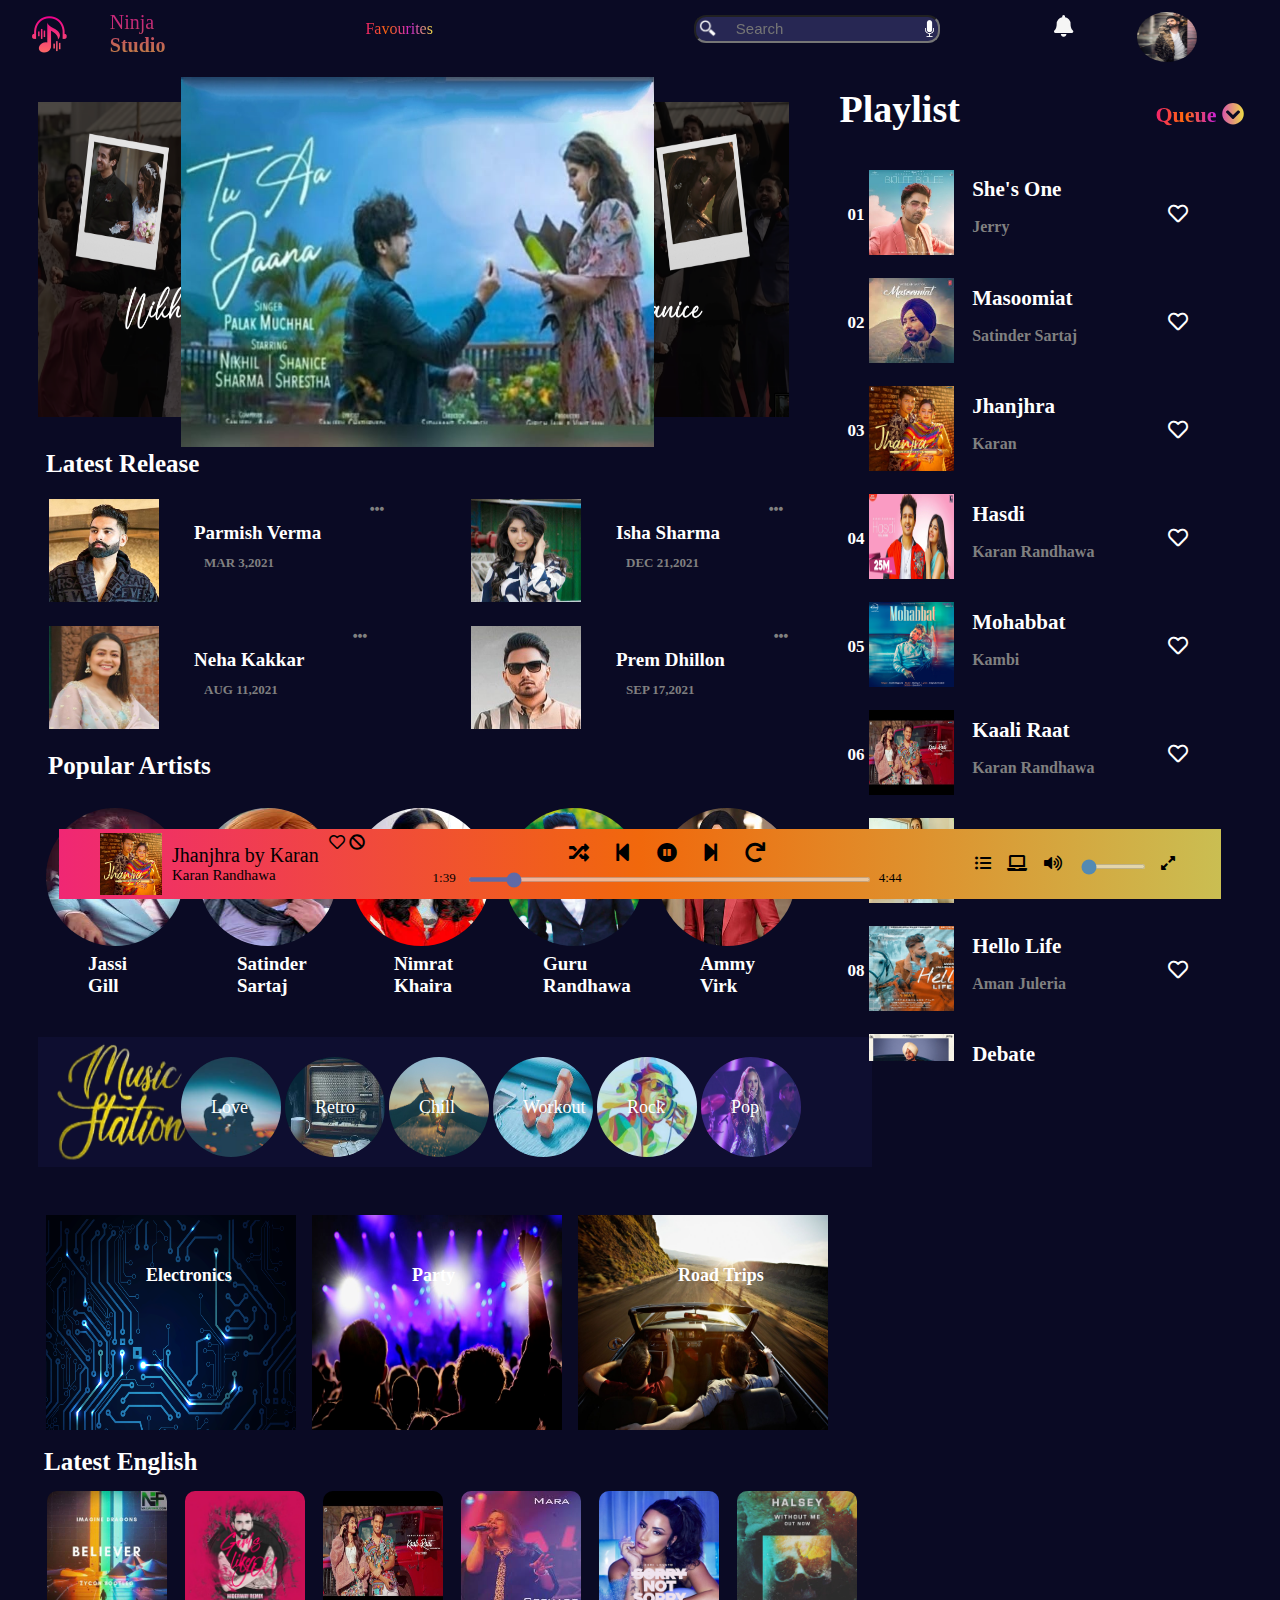
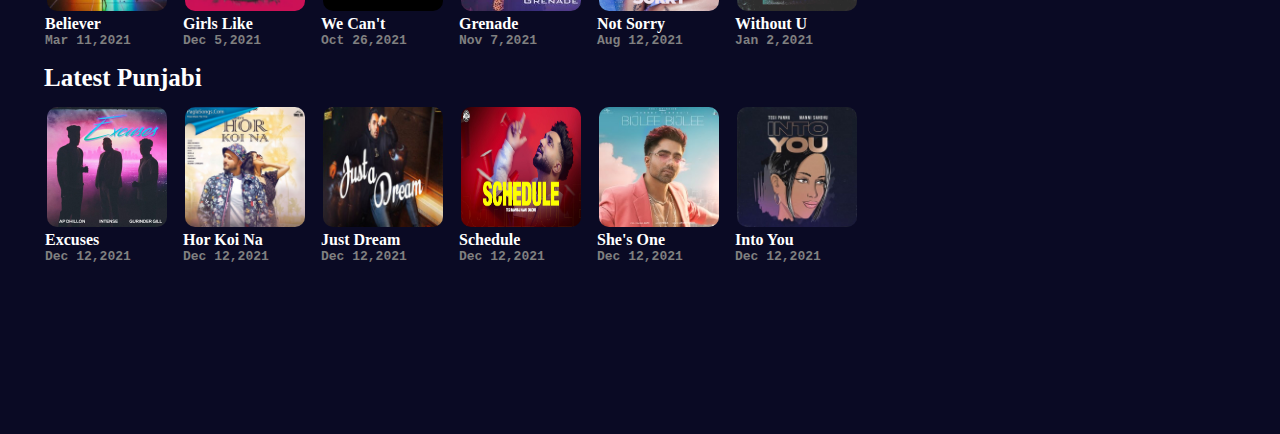
<file: index.html>
<!DOCTYPE html>
<html lang="en">
<head>
    <meta charset="UTF-8">
    <meta http-equiv="X-UA-Compatible" content="IE=edge">
    <meta name="viewport" content="width=device-width, initial-scale=1.0">
    <title>MUSIC PLAYER</title>
    <!-- this is a link of styleheet index.css to this page -->
    <link rel="stylesheet" href="index.css">
    <!-- thhis is a link of font awesome -->
    <link rel="stylesheet" href="https://cdnjs.cloudflare.com/ajax/libs/font-awesome/5.15.4/css/all.min.css">
    <!-- this is a link of animate.css -->
    <link rel="stylesheet" href="https://cdnjs.cloudflare.com/ajax/libs/animate.css/4.1.1/animate.min.css">
    <!-- this is link of favicon -->
    <link rel="icon" href="music_icon.png">
</head>

<body>
    <header>   
        <div class="left_head">
            <img class="animate__heartBeat"src="music_icon.png" alt="music icon">
        </div> 
        <div class="mid_head">
            Ninja<br><b>Studio</b><span>Favourites</span>
        </div>
        <div class="right_head">
            <input type="text" class="sear" placeholder="Search" name="search">
            <i class="fas fa-bell"></i>
            <img src=" parmish verma.jpg">
        </div>
    </header>
    <br><br><br>


    <aside class="aside_box">
        <!-- this is the aside heading part. the heading will be static -->
        <div class="aside_head">
            <h1>Playlist</h1>
            <h3>
                <a href="#queue_option_box">
                    Queue 
                    <i class="fas fa-chevron-circle-down"></i>
                </a>
            </h3>
        </div>
        <!-- this is the queue box which will be shown when the user clicks on the Queue button -->
        <!-- it will have 3 options, playlists, favourite songs and Close button. it will close when one clicks on the close button. -->
        <div class="queue_options" id="queue_option_box">
            <p>
                <a href style="color:#007bff; font-weight:bolder;">
                    Playlists
                </a>
            </p>
            <hr>
            <p>
                <a href style="color:#007bff; font-weight:bolder;">
                    Favourite songs
                </a>
            </p>
            <hr>
            <p>
                <a href="#" style="color:red; font-weight:bolder;">
                    Close
                </a>
            </p>
        </div>
        <!-- this is the content of the playlist. it will be dynamic. -->
        <div class="playlist_content">
            <!-- first playlist item -->
            <div class=playlist_item>
                <div class="left_content">
                    <div class="aside_index" style="margin-right:4px;">
                        01
                    </div>
                    <div class="mid_content">
                        <img src=" Bijlee_Bijlee.jpg">
                    </div>
                    <div>
                        <div class="aside_song">
                            She's One
                        </div>
                        <p class="aside_singer">
                            Jerry
                        </p>
                    </div>
                </div>
                <div class="right_content">
                    <i class="far fa-heart"></i>
                </div>
            </div>
            <!-- second playlist item -->
            <div class=playlist_item>
                <div class="left_content">
                    <div class="aside_index" style="margin-right:4px;">
                        02
                    </div>
                    <div class="mid_content">
                        <img src=" Massomiat.jfif">
                    </div>
                    <div>
                        <div class="aside_song">
                            Masoomiat
                        </div>
                        <p class="aside_singer">
                            Satinder Sartaj
                        </p>
                    </div>
                </div>
                <div class="right_content">
                    <i class="far fa-heart"></i>
                </div>
            </div>
            <!-- third playlist item -->
            <div class=playlist_item>
                <div class="left_content">
                    <div class="aside_index" style="margin-right:4px;">
                        03
                    </div>
                    <div class="mid_content">
                        <img src=" Jhanjhra.jpg">
                    </div>
                    <div>
                        <div class="aside_song">
                            Jhanjhra
                        </div>
                        <p class="aside_singer">
                            Karan
                        </p>
                    </div>
                </div>
                <div class="right_content">
                    <i class="far fa-heart"></i>
                </div>
            </div>
            <!-- fourth playlist item -->
            <div class=playlist_item>
                <div class="left_content">
                    <div class="aside_index" style="margin-right:4px;">
                        04
                    </div>
                    <div class="mid_content">
                        <img src=" Hasdi.jpg">
                    </div>
                    <div>
                        <div class="aside_song">
                            Hasdi
                        </div>
                        <p class="aside_singer">
                            Karan Randhawa
                        </p>
                    </div>
                </div>
                <div class="right_content">
                    <i class="far fa-heart"></i>
                </div>
            </div>
            <!-- fifth playlist item -->
            <div class=playlist_item>
                <div class="left_content">
                    <div class="aside_index" style="margin-right:4px;">
                        05
                    </div>
                    <div class="mid_content">
                        <img src=" Mohabbat.jpg">
                    </div>
                    <div>
                        <div class="aside_song">
                            Mohabbat
                        </div>
                        <p class="aside_singer">
                            Kambi
                        </p>
                    </div>
                </div>
                <div class="right_content">
                    <i class="far fa-heart"></i>
                </div>
            </div>
            <!-- sixth playlist item -->
            <div class=playlist_item>
                <div class="left_content">
                    <div class="aside_index" style="margin-right:4px;">
                        06
                    </div>
                    <div class="mid_content">
                        <img src=" Kaali_Raat.jpg">
                    </div>
                    <div>
                        <div class="aside_song">
                            Kaali Raat
                        </div>
                        <p class="aside_singer">
                            Karan Randhawa
                        </p>
                    </div>
                </div>
                <div class="right_content">
                    <i class="far fa-heart"></i>
                </div>
            </div>
            <!-- seventh playlist item -->
            <div class=playlist_item>
                <div class="left_content">
                    <div class="aside_index" style="margin-right:4px;">
                        07
                    </div>
                    <div class="mid_content">
                        <img src=" Time_Chakda.jpg">
                    </div>
                    <div>
                        <div class="aside_song">
                            Time Chakda
                        </div>
                        <p class="aside_singer">
                            Nimrat Khaira
                        </p>
                    </div>
                </div>
                <div class="right_content">
                    <i class="far fa-heart"></i>
                </div>
            </div>
            <!-- eighth playlist item -->
            <div class=playlist_item>
                <div class="left_content">
                    <div class="aside_index" style="margin-right:4px;">
                        08
                    </div>
                    <div class="mid_content">
                        <img src=" Hello_Life.jpg">
                    </div>
                    <div>
                        <div class="aside_song">
                            Hello Life
                        </div>
                        <p class="aside_singer">
                           Aman Juleria
                        </p>
                    </div>
                </div>
                <div class="right_content">
                    <i class="far fa-heart"></i>
                </div>
            </div>
            <!-- ninth playlist item -->
            <div class=playlist_item>
                <div class="left_content">
                    <div class="aside_index" style="margin-right:4px;">
                        09
                    </div>
                    <div class="mid_content">
                        <img src=" Debate.jpg">
                    </div>
                    <div>
                        <div class="aside_song">
                            Debate
                        </div>
                        <p class="aside_singer">
                            Amar Sehmbi
                        </p>
                    </div>
                </div>
                <div class="right_content">
                    <i class="far fa-heart"></i>
                </div>
            </div>
            <!-- tenth playlist item -->
            <div class=playlist_item>
                <div class="left_content">
                    <div class="aside_index" style="margin-right:4px;">
                        10
                    </div>
                    <div class="mid_content">
                        <img src=" Talda_Ni.jfif">
                    </div>
                    <div>
                        <div class="aside_song">
                            Talda Ni
                        </div>
                        <p class="aside_singer">
                            Amar Sehmbi
                        </p>
                    </div>
                </div>
                <div class="right_content">
                    <i class="far fa-heart"></i>
                </div>
            </div>
            <!-- eleventh playlist item -->
            <div class=playlist_item>
                <div class="left_content">
                    <div class="aside_index" style="margin-right:4px;">
                        11
                    </div>
                    <div class="mid_content">
                        <img src=" Bijlee_Bijlee.jpg">
                    </div>
                    <div>
                        <div class="aside_song">
                            Bijlee Bijlee
                        </div>
                        <p class="aside_singer">
                            Hardy Sandhu
                        </p>
                    </div>
                </div>
                <div class="right_content">
                    <i class="far fa-heart"></i>
                </div>
            </div>
            <!-- twelfth playlist item -->
            <div class=playlist_item>
                <div class="left_content">
                    <div class="aside_index" style="margin-right:4px;">
                        12
                    </div>
                    <div class="mid_content">
                        <img src=" One_Life.jpg">
                        
                    </div>
                    <div>
                        <div class="aside_song">
                            One Life
                        </div>
                        <p class="aside_singer">
                            Pardeep Dhaka
                        </p>
                    </div>
                </div>
                <div class="right_content">
                    <i class="far fa-heart"></i>
                </div>
            </div>
        </div>
    </aside>
    <br>
    
    <main>
        <section class="new_releases">
            <img id="n" src="bg.png">
            <img id="e" src="mark.jpeg">
            <img id="w" src="bg.png">
        </section>


        <section class="latest_release">
            <p>Latest Release</p>
            <div class="top_picks">
                <div class="release">
                    <img src=" P_Verma.jpg">
                    <p><span>Parmish Verma</span><br><span>MAR 3,2021</span></p>
                    <i class="fas fa-ellipsis-h"></i>
                </div>
                <div class="release">
                    <img src=" I_Sharma.png">
                    <p><span>Isha Sharma</span><br><span>DEC 21,2021</span></p>
                    <i class="fas fa-ellipsis-h"></i>
                </div>
                <div class="release">
                    <img src=" N_Kakkar.jpg">
                    <p><span>Neha Kakkar</span><br><span>AUG 11,2021</span></p>
                    <i class="fas fa-ellipsis-h"></i>
                </div>
                <div class="release">
                    <img src=" P_Dhillon.jpg">
                    <p><span>Prem Dhillon</span><br><span>SEP 17,2021</span></p>
                    <i class="fas fa-ellipsis-h"></i>
                </div>
            </div>
        </section>


        <section class="popular_artists">
            <p>Popular Artists</p>
            <div class="artist">
                <div class="Jassi">
                    <img src=" J_Gill.jpg">
                    <div class="Gill">
                        <p>Jassi<br> Gill</p>
                    </div>
                </div>
                <div class="Satinder">
                    <img src=" S_Sartaj.jfif">
                    <div class="Sartaj">
                        <p>Satinder Sartaj</p>
                    </div>
                </div>
                <div class="Nimrat">
                    <img src=" N_Khaira.jfif">
                    <div class="Khaira">
                        <p>Nimrat Khaira</p>
                    </div>
                </div>
                <div class="Guru">
                    <img src=" G_Randhawa.webp">
                    <div class="Randhawa">
                        <p>Guru Randhawa</p>
                    </div>
                </div>
                <div class="Ammy">
                    <img src=" A_Virk.jpg">
                    <div class="Virk">
                        <p>Ammy Virk</p>
                    </div>
                </div>
            </div>    
        </section> 


        <section class="music_station">
            <a href="single playlist screen.html"><img class="station" src="Music_station.png"></a>
            <div class="love_s">
                <img class="circle" src="love.jpg">
                <div class="love">
                    <p>Love</p>
                </div>
            </div>
            <div class="retro_s">
                <img class="circle" src="retro.jpg">
                <div class="retro">
                    <p>Retro</p>
                </div>
            </div>
            <div class="chill_s">
                <img class="circle"  src="chill.jpg">
                <div class="chill">
                    <p>Chill</p>
                </div>
            </div>
            <div class="workout_s">
                <img class="circle" src="workout.jpg">
                <div class="workout">
                    <p>Workout</p>
                </div>
            </div>
            <div class="rock_s">
                <img class="circle" src="rock.jpg">
                <div class="rock">
                    <p>Rock</p>
                </div>
            </div>
            <div class="pop_s">
                <img class="circle" src="pops.jpg">
                <div class="pop">
                    <p>Pop</p>
                </div>
            </div>
        </section>  
        


        <section class="threes">
            <div class="one">
                <img src=" electronic.png">
                <div class="electronic">
                    <p>Electronics</p>
                </div>
            </div>
            <div class="two">
                <img src=" party2.jpg">
                <div class="party">
                    <p>Party</p>
                </div>
            </div>
            <div class="three">
                <img src=" road_trip.jpg">
                <div class="road_trip">
                    <p>Road Trips</p>
                </div>
            </div>
        </section>




        <section class="English">
            <p>Latest English</p>
            <div class="sargam">
                <div class="sar1">
                    <img src=" Believer.jpg">
                    <div class="gam1">
                    <p>
                        <span>Believer</span>
                        <br>
                        Mar 11,2021
                    </p>
                    </div>
                </div>
                <div class="sar2">
                    <img src=" Girls_Like_You.jpg">
                    <div class="gam2">
                    <p>
                        <span>Girls Like</span>
                        <br>
                        Dec 5,2021
                    </p>
                    </div>
                </div>
                <div class="sar3">
                    <img src=" Kaali_Raat.jpg">
                    <div class="gam3">
                    <p>
                        <span>We Can't</span>
                        <br>
                        Oct 26,2021</p>
                    </div>
                </div>
                <div class="sar4">
                    <img src=" Grenade.jfif">
                    <div class="gam4">
                    <p>
                        <span>Grenade</span>
                        <br>
                        Nov 7,2021</p>
                    </div>
                </div>
                <div class="sar5">
                    <img src=" Sorry_Not_Sorry.png">
                    <div class="gam5">
                    <p>
                        <span>Not Sorry</span>
                        <br>
                        Aug 12,2021</p>
                    </div>
                </div>
                <div class="sar6">
                    <img src=" Without_Me.jpg">
                    <div class="gam6">
                    <p>
                        <span>Without U</span>
                        <br>
                        Jan 2,2021
                    </p>
                    </div>
                </div>
            </div>
        </section>


        <section class="English">
            <div class="margin">
            <p>Latest Punjabi</p>
            <div class="sargam">
                <div class="sar1">
                    <img src=" Excuses.jpg">
                    <div class="gam1">
                        <p>
                            <span>Excuses</span>
                            <br>
                            Dec 12,2021
                        </p>
                    </div>
                </div>
                <div class="sar1">
                    <img src=" Hor_Koi_Na.jfif">
                    <div class="gam1">
                        <p>
                            <span>Hor Koi Na</span>
                            <br>
                            Dec 12,2021
                        </p>
                    </div>
                </div>    
                <div class="sar1 med">
                    <img src=" Just_A_Dream.jpg">
                    <div class="gam1">
                        <p>
                            <span>Just Dream</span>
                            <br>
                            Dec 12,2021
                        </p>
                    </div>
                </div>
                <div class="sar1">
                    <img src=" Schedule.jpg">
                    <div class="gam1">
                        <p>
                            <span>Schedule</span>
                            <br>
                            Dec 12,2021
                        </p>
                    </div>
                </div>
                <div class="sar1">
                    <img src=" Bijlee_Bijlee.jpg">
                    <div class="gam1">
                        <p>
                            <span>She's One</span>
                            <br>
                            Dec 12,2021
                        </p>
                    </div>
                </div>
                <div class="sar1 med">
                    <img src=" Into_You.jpg">
                    <div class="gam1">
                        <p>
                            <span>Into You</span>
                            <br>
                            Dec 12,2021
                        </p>
                    </div>
                </div>
            </div>
        </section> 
        <br><br> 
    </main>


    <!-- this is the footer part. -->
    <!-- its position will be fixed to the screen bottom. -->
    <footer>
        <div class="active_song_description">
            <!-- song image -->
            <div id="song_image">
                <img src=" Jhanjhra.jpg">
            </div>
            <!-- song name and author -->
            <div class="song_desc">
                <div>
                    Jhanjhra by Karan
                </div>
                <div>
                    Karan Randhawa
                </div>
                <!-- heart icon and ban icon -->
            </div>
            <div class="heart_and_ban_icon">
                <span>
                    <i class="far fa-heart"></i>
                </span>
                <span>
                    <i class="fas fa-ban"></i>
                </span>
            </div>
        </div>
        <!-- these are the main player controls -->
        <div class="player">
            <div class="controls">
                <div><i class="fas fa-random"></i></div>
                <div><i class="fas fa-step-backward"></i></div>
                <div><i class="fas fa-pause-circle"></i></div>
                <div><i class="fas fa-step-forward"></i></div>
                <div><i class="fas fa-redo"></i></div>
            </div>
            <!-- this is the slider -->
            <div id="slider">
                <!-- current time -->
                <div class="time">
                    1:39
                </div>
                <div class="slidecontainer">
                    <input type="range" min="0" max="100" value="10" class="slider" id="myRange">
                </div>
                <!-- total time -->
                <div class="time">
                    4:44
                </div>
            </div>
        </div>
        <!-- other icons including the volume slider and all -->
        <div class="extras">
            <div>
                <i class="fas fa-list-ul"></i>
            </div>
            <div>
                <i class="fas fa-laptop"></i>
            </div>
            <div>
                <i class="fas fa-volume-up"></i>
            </div>
            <div class="slidecontainer" style="width:30%;">
                <input type="range" min="0" max="100" value="0" class="slider" id="myRange" style="margin-top:0px;">
            </div>
            <div>
                <i class="fas fa-expand-alt"></i>
            </div>
        </div>
    </footer>
</body>
</html>
</file>
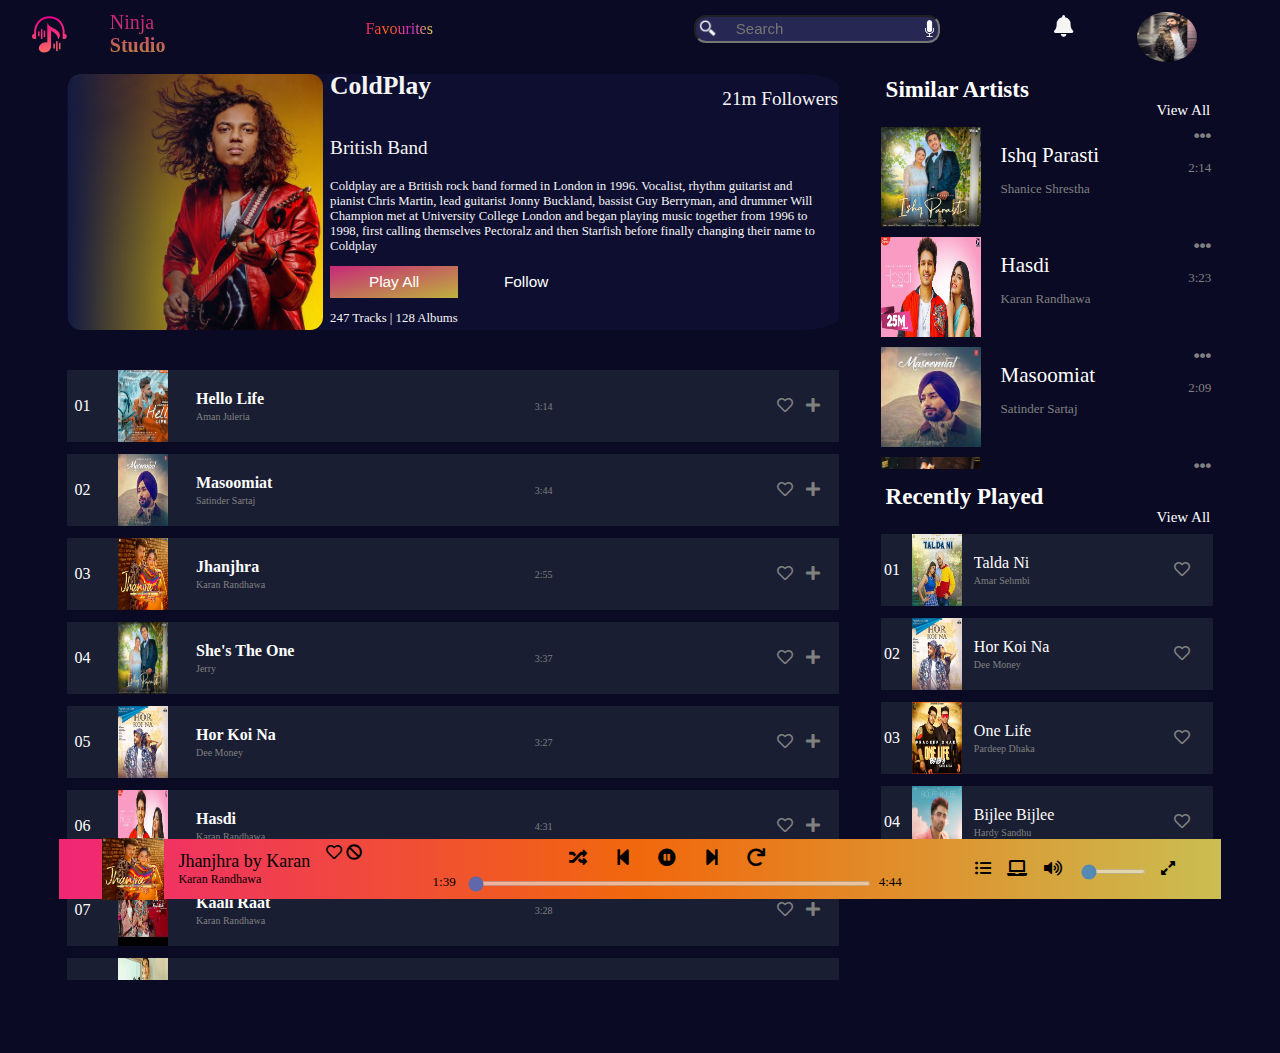
<file: single playlist screen.html>
<!DOCTYPE html>
<html lang="en">
<head>
    <meta charset="UTF-8">
    <meta http-equiv="X-UA-Compatible" content="IE=edge">
    <meta name="viewport" content="width=device-width, initial-scale=1.0">
    <title>MY PLAYLIST</title>
    <!-- this is link of stylesheet of single playlist screen.css to this page-->
    <link rel="stylesheet" href="single playlist screen.css">
    <!-- this is link of font-awesome -->
    <link rel="stylesheet" href="https://cdnjs.cloudflare.com/ajax/libs/font-awesome/5.15.4/css/all.min.css">
    <!-- this is link of animate.css -->
    <link rel="stylesheet" href="https://cdnjs.cloudflare.com/ajax/libs/animate.css/4.1.1/animate.min.css">
    <!-- this is link of favicon -->
    <link rel="icon" href="music_icon.png">
</head>

<body>
    <!-- this is header part which is further divided into three  categories-left ,middle,right -->
    <header>
        
        <div class="left_head">
            <img class="animate__heartBeat"src="music_icon.png" alt="music icon">
        </div>
       
        <div class="mid_head">
            Ninja<br><b>Studio</b><span>Favourites</span>
        </div>
        
        <div class="right_head">
            <input type="text" class="sear" placeholder="Search" name="search">
            <i class="fas fa-bell"></i>
            <img src="parmish verma.jpg">
        </div>
    </header>
    <br><br><br>
    <main>
    <!-- this is main part,divided into 2 broad sections named-aside -->
        
        <!-- aside section 1 -->
        <aside class="aside section-1">
            <!-- this is for the jumbotron -->
            <div class="jumbotron">
                <div class=jumbotron-image>
                    <!-- there is nothing in this div because all the images and all are added by css -->
                </div>
                <!-- jumbotron details -->
                <div class="jumbotron-detail">
                    <!-- descriptive part of the jumbotron this will contain name , number of followers and all -->
                    <div class="descriptive-part">
                        <div class="song-name-main">
                            <h1>ColdPlay</h1>
                        </div>
                        <div class="followers">
                            21m Followers
                        </div>
                        <p class="author">British Band</p>
                        <!-- short description of the current author -->
                        <p class="desc">
                            Coldplay are a British rock band formed in London in 1996. Vocalist, rhythm guitarist and pianist Chris Martin, lead guitarist Jonny Buckland, bassist Guy Berryman, and drummer Will Champion met at University College London and began playing music together from 1996 to 1998, first calling themselves Pectoralz and then Starfish before finally changing their name to Coldplay
                        </p>
                    </div>
                    <!-- action part -->
                    <div class="action-part">
                        <!-- action buttons -->
                        <div class="btns">
                            <form>
                                <button href="#">Play All</button>
                                <button href="#">Follow</button>
                            </form>
                        </div>
                        <p>
                            247 Tracks | 128 Albums
                        </p>
                    </div>
                </div>
            </div>
            <!-- now the playlist part begins -->
            <div class="playlist-items">
                <!-- playlist item -->
                <div class="playlist-item">
                    <div class="left">
                        <div>
                            01
                        </div>
                        <div>
                            <img src="Hello_Life.jpg">
                            <div class="play-btn">
                                <i class="fas fa-play"></i>
                            </div>
                        </div>
                        <div>
                            <div class="play_head">
                                Hello Life
                            </div>
                            <p>
                                Aman Juleria
                            </p>
                        </div>
                    </div>
                    <div class="center">
                        3:14
                    </div>
                    <div class="right">
                        <div>
                            <i class="far fa-heart"></i>
                        </div>
                        <div>
                            <i class="fas fa-plus"></i>
                        </div>
                    </div>
                </div>
                <!-- playlist item -->
                <div class="playlist-item">
                    <div class="left">
                        <div>
                            02
                        </div>
                        <div>
                            <img src="Massomiat.jfif">
                            <div class="play-btn">
                                <i class="fas fa-play"></i>
                            </div>
                        </div>
                        <div>
                            <div class="play_head">
                                Masoomiat
                            </div>
                            <p>
                                Satinder Sartaj
                            </p>
                        </div>
                    </div>
                    <div class="center">
                        3:44
                    </div>
                    <div class="right">
                        <div>
                            <i class="far fa-heart"></i>
                        </div>
                        <div>
                            <i class="fas fa-plus"></i>
                        </div>
                    </div>
                </div>
                <!-- playlist item -->
                <div class="playlist-item">
                    <div class="left">
                        <div>
                            03
                        </div>
                        <div>
                            <img src="Jhanjhra.jpg">
                            <div class="play-btn">
                                <i class="fas fa-play"></i>
                            </div>
                        </div>
                        <div>
                            <div class="play_head">
                                Jhanjhra
                            </div>
                            <p>
                                Karan Randhawa
                            </p>
                        </div>
                    </div>
                    <div class="center">
                        2:55
                    </div>
                    <div class="right">
                        <div>
                            <i class="far fa-heart"></i>
                        </div>
                        <div>
                            <i class="fas fa-plus"></i>
                        </div>
                    </div>
                </div>
                <!-- playlist item -->
                <div class="playlist-item">
                    <div class="left">
                        <div>
                            04
                        </div>
                        <div>
                            <img src="Ishq_Parasti.jfif">
                            <div class="play-btn">
                                <i class="fas fa-play"></i>
                            </div>
                        </div>
                        <div>
                            <div class="play_head">
                                She's The One
                            </div>
                            <p>
                                Jerry
                            </p>
                        </div>
                    </div>
                    <div class="center">
                        3:37
                    </div>
                    <div class="right">
                        <div>
                            <i class="far fa-heart"></i>
                        </div>
                        <div>
                            <i class="fas fa-plus"></i>
                        </div>
                    </div>
                </div>
                <!-- playlist item -->
                <div class="playlist-item">
                    <div class="left">
                        <div>
                            05
                        </div>
                        <div>
                            <img src="Hor_Koi_Na.jfif">
                            <div class="play-btn">
                                <i class="fas fa-play"></i>
                            </div>
                        </div>
                        <div>
                            <div class="play_head">
                                Hor Koi Na
                            </div>
                            <p>
                                Dee Money
                            </p>
                        </div>
                    </div>
                    <div class="center">
                        3:27
                    </div>
                    <div class="right">
                        <div>
                            <i class="far fa-heart"></i>
                        </div>
                        <div>
                            <i class="fas fa-plus"></i>
                        </div>
                    </div>
                </div>
                <!-- playlist item -->
                <div class="playlist-item">
                    <div class="left">
                        <div>
                            06
                        </div>
                        <div>
                            <img src="Hasdi.jpg">
                            <div class="play-btn">
                                <i class="fas fa-play"></i>
                            </div>
                        </div>
                        <div>
                            <div class="play_head">
                                Hasdi
                            </div>
                            <p>
                                Karan Randhawa
                            </p>
                        </div>
                    </div>
                    <div class="center">
                        4:31
                    </div>
                    <div class="right">
                        <div>
                            <i class="far fa-heart"></i>
                        </div>
                        <div>
                            <i class="fas fa-plus"></i>
                        </div>
                    </div>
                </div>
                <!-- playlist item -->
                <div class="playlist-item">
                    <div class="left">
                        <div>
                            07
                        </div>
                        <div>
                            <img src="Kaali_Raat.jpg">
                            <div class="play-btn">
                                <i class="fas fa-play"></i>
                            </div>
                        </div>
                        <div>
                            <div class="play_head">
                                Kaali Raat
                            </div>
                            <p>
                                Karan Randhawa
                            </p>
                        </div>
                    </div>
                    <div class="center">
                        3:28
                    </div>
                    <div class="right">
                        <div>
                            <i class="far fa-heart"></i>
                        </div>
                        <div>
                            <i class="fas fa-plus"></i>
                        </div>
                    </div>
                </div>
                <!-- playlist item -->
                <div class="playlist-item">
                    <div class="left">
                        <div>
                            08
                        </div>
                        <div>
                            <img src="Time_Chakda.jpg">
                            <div class="play-btn">
                                <i class="fas fa-play"></i>
                            </div>
                        </div>
                        <div>
                            <div class="play_head">
                                Time Chakda
                            </div>
                            <p>
                                Nimrat Khaira
                            </p>
                        </div>
                    </div>
                    <div class="center">
                        3:48
                    </div>
                    <div class="right">
                        <div>
                            <i class="far fa-heart"></i>
                        </div>
                        <div>
                            <i class="fas fa-plus"></i>
                        </div>
                    </div>
                </div>
                <!-- playlist item -->
                <div class="playlist-item">
                    <div class="left">
                        <div>
                            09
                        </div>
                        <div>
                            <img src="Bijlee_Bijlee.jpg">
                            <div class="play-btn">
                                <i class="fas fa-play"></i>
                            </div>
                        </div>
                        <div>
                            <div class="play_head">
                                Bijlee Bijlee
                            </div>
                            <p>
                                Hardy Sandhu
                            </p>
                        </div>
                    </div>
                    <div class="center">
                        3:20
                    </div>
                    <div class="right">
                        <div>
                            <i class="far fa-heart"></i>
                        </div>
                        <div>
                            <i class="fas fa-plus"></i>
                        </div>
                    </div>
                </div>
                <!-- playlist item -->
                <div class="playlist-item">
                    <div class="left">
                        <div>
                            10
                        </div>
                        <div>
                            <img src="Debate.jpg">
                            <div class="play-btn">
                                <i class="fas fa-play"></i>
                            </div>
                        </div>
                        <div>
                            <div class="play_head">
                                Debate
                            </div>
                            <p>
                                Amar Sehmbi
                            </p>
                        </div>
                    </div>
                    <div class="center">
                        4:10
                    </div>
                    <div class="right">
                        <div>
                            <i class="far fa-heart"></i>
                        </div>
                        <div>
                            <i class="fas fa-plus"></i>
                        </div>
                    </div>
                </div>
                <!-- playlist item -->
                <div class="playlist-item">
                    <div class="left">
                        <div>
                            11
                        </div>
                        <div>
                            <img src="One_Life.jpg">
                            <div class="play-btn">
                                <i class="fas fa-play"></i>
                            </div>
                        </div>
                        <div>
                            <div class="play_head">
                                One Life
                            </div>
                            <p>
                                Pardeep Dhaka
                            </p>
                        </div>
                    </div>
                    <div class="center">
                        4:00
                    </div>
                    <div class="right">
                        <div>
                            <i class="far fa-heart"></i>
                        </div>
                        <div>
                            <i class="fas fa-plus"></i>
                        </div>
                    </div>
                </div>
                <!-- playlist item -->
                <div class="playlist-item">
                    <div class="left">
                        <div>
                            12
                        </div>
                        <div>
                            <img src="Mohabbat.jpg">
                            <div class="play-btn">
                                <i class="fas fa-play"></i>
                            </div>
                        </div>
                        <div>
                            <div class="play_head">
                                Mohabbat
                            </div>
                            <p>
                                Kambi
                            </p>
                        </div>
                    </div>
                    <div class="center">
                        3:31
                    </div>
                    <div class="right">
                        <div>
                            <i class="far fa-heart"></i>
                        </div>
                        <div>
                            <i class="fas fa-plus"></i>
                        </div>
                    </div>
                </div>
            </div>
        </aside>

  <!-- the page is responsive. please try reducing the width of the page -->
        <!-- the aside section will collapse and a "more button will be shown to you." -->
        <!-- clicking on this more button, you will be shown the aside section 2  -->
        <!-- its position will be absolute at lower resolutions -->
        <!-- this is the label for that more button -->
        <label for="more"><i class="fas fa-angle-double-left"></i>More</label>
        <!-- this is that more button -->
        <!-- and this is the check box. this will always be hidden -->
        <!-- check the stylesheet_main.css when the label is clicked, this checkbox will be checked -->
        <!-- which will invoke the aside section 2 on lower resolutions -->
        <input type="checkbox" id="more">

<!-- second aside section starts here -->
        <aside class="aside section-2">
            <!-- similar class will be applicable to both similar artists and recently played -->
            <div class="similar">
                <!-- section heading, which also contains the view all button -->
                <div class="section-heading">
                    <h1>Similar Artists</h1>
                    <div class="view-all-button">
                        View All
                    </div>
                </div>
                <!-- list is the container for the contents of similar artists -->
                <div class="list">
                    <!-- item -->
                    <div class="list-item">
                        <div>
                            <img src="Ishq_Parasti.jfif">
                            <div class="play-btn">
                                <i class="fas fa-play"></i>
                            </div>
                        </div>
                        <div style="position: absolute; left:120px;">
                            <div class="list_head">
                                Ishq Parasti
                            </div>
                            <p class="author-name">
                                Shanice Shrestha
                            </p>
                        </div>
                        <div class="extra animate__tada">
                            <div>
                                <i class="fas fa-ellipsis-h"></i>
                            </div>
                            <p class="author-name">
                                2:14
                            </p>
                        </div>
                    </div>
                    <!-- item -->
                    <div class="list-item">
                        <div>
                            <img src="Hasdi.jpg">
                            <div class="play-btn">
                                <i class="fas fa-play"></i>
                            </div>
                        </div>
                        <div style="position: absolute; left:120px;">
                            <div class="list_head">
                                Hasdi
                            </div>
                            <p class="author-name">
                                Karan Randhawa
                            </p>
                        </div>
                        <div class="extra">
                            <div>
                                <i class="fas fa-ellipsis-h"></i>
                            </div>
                            <p class="author-name">
                                3:23
                            </p>
                        </div>
                    </div>
                     <!-- item -->
                     <div class="list-item">
                        <div>
                            <img src="Massomiat.jfif">
                            <div class="play-btn">
                                <i class="fas fa-play"></i>
                            </div>
                        </div>
                        <div style="position: absolute; left:120px;">
                            <div class="list_head">
                                Masoomiat
                            </div>
                            <p class="author-name">
                                Satinder Sartaj
                            </p>
                        </div>
                        <div class="extra">
                            <div>
                                <i class="fas fa-ellipsis-h"></i>
                            </div>
                            <p class="author-name">
                                2:09
                            </p>
                        </div>
                    </div>
                     <!-- item -->
                     <div class="list-item">
                        <div>
                            <img src="Just_A_Dream.jpg">
                            <div class="play-btn">
                                <i class="fas fa-play"></i>
                            </div>
                        </div>
                        <div style="position: absolute; left:120px;">
                            <div class="list_head">
                                Just A Dream
                            </div>
                            <p class="author-name">
                                Prem Dhillon
                            </p>
                        </div>
                        <div class="extra">
                            <div>
                                <i class="fas fa-ellipsis-h"></i>
                            </div>
                            <p class="author-name">
                                3:16
                            </p>
                        </div>
                    </div>
                     <!-- item -->
                     <div class="list-item">
                        <div>
                            <img src="Kaali_Raat.jpg">
                            <div class="play-btn">
                                <i class="fas fa-play"></i>
                            </div>
                        </div>
                        <div style="position: absolute; left:120px;">
                            <div class="list_head">
                                Kaali Raat
                            </div>
                            <p class="author-name">
                                Karan Randhawa
                            </p>
                        </div>
                        <div class="extra">
                            <div>
                                <i class="fas fa-ellipsis-h"></i>
                            </div>
                            <p class="author-name">
                                2:45
                            </p>
                        </div>
                    </div>
                     <!-- item -->
                     <div class="list-item">
                        <div>
                            <img src="Debate.jpg">
                            <div class="play-btn">
                                <i class="fas fa-play"></i>
                            </div>
                        </div>
                        <div style="position: absolute; left:120px;">
                            <div class="list_head">
                                Debate
                            </div>
                            <p class="author-name">
                                Karan Sehmbi
                            </p>
                        </div>
                        <div class="extra">
                            <div>
                                <i class="fas fa-ellipsis-h"></i>
                            </div>
                            <p class="author-name">
                                3:26
                            </p>
                        </div>
                    </div>
                    <!-- item -->
                    <div class="list-item">
                        <div>
                            <img src="Hor_Koi_Na.jfif">
                            <div class="play-btn">
                                <i class="fas fa-play"></i>
                            </div>
                        </div>
                        <div style="position: absolute; left:120px;">
                            <div class="list_head">
                                Hor Koi Na
                            </div>
                            <p class="author-name">
                                Dee Money
                            </p>
                        </div>
                        <div class="extra">
                            <div>
                                <i class="fas fa-ellipsis-h"></i>
                            </div>
                            <p class="author-name">
                                4:44
                            </p>
                        </div>
                    </div>
                </div>



                <!-- recently played section -->
                <div class="similar">
                    <!-- section headings, which also contains the view all button -->
                    <div class="section-heading">
                        <h1>Recently Played</h1>
                        <div class="view-all-button">
                            View All
                        </div>
                    </div>
                    <!-- again list is a container for all the contents of recently played section -->
                    <div class="list">
                        <!-- item -->
                        <div class="playlist-item">
                            <div class="left">
                                <div>
                                    01
                                </div>
                                <div>
                                    <img src="Talda_Ni.jfif">
                                    <div class="play-btn">
                                        <i class="fas fa-play"></i>
                                    </div>
                                </div>
                                <div>
                                    <div class="list_header">
                                        Talda Ni
                                    </div>
                                    <p>
                                        Amar Sehmbi
                                    </p>
                                </div>
                            </div>
                            <div class="right">
                                <div>
                                    <i class="far fa-heart"></i>
                                </div>
                            </div>
                        </div>
                        <!-- item -->
                        <div class="playlist-item">
                            <div class="left">
                                <div>
                                    02
                                </div>
                                <div>
                                    <img src="Hor_Koi_Na.jfif">
                                    <div class="play-btn">
                                        <i class="fas fa-play"></i>
                                    </div>
                                </div>
                                <div>
                                    <div class="list_header">
                                        Hor Koi Na
                                    </div>
                                    <p>
                                        Dee Money
                                    </p>
                                </div>
                            </div>
                            <div class="right">
                                <div>
                                    <i class="far fa-heart"></i>
                                </div>
                            </div>
                        </div>
                        <!-- item -->
                        <div class="playlist-item">
                            <div class="left">
                                <div>
                                    03
                                </div>
                                <div>
                                    <img src="One_Life.jpg">
                                    <div class="play-btn">
                                        <i class="fas fa-play"></i>
                                    </div>
                                </div>
                                <div>
                                    <div class="list_header">
                                        One Life
                                    </div>
                                    <p>
                                        Pardeep Dhaka
                                    </p>
                                </div>
                            </div>
                            <div class="right">
                                <div>
                                    <i class="far fa-heart"></i>
                                </div>
                            </div>
                        </div>
                        <!-- item -->
                        <div class="playlist-item">
                            <div class="left">
                                <div>
                                    04
                                </div>
                                <div>
                                    <img src="Bijlee_Bijlee.jpg">
                                    <div class="play-btn">
                                        <i class="fas fa-play"></i>
                                    </div>
                                </div>
                                <div>
                                    <div class="list_header">
                                        Bijlee Bijlee
                                    </div>
                                    <p>
                                        Hardy Sandhu
                                    </p>
                                </div>
                            </div>
                            <div class="right">
                                <div>
                                    <i class="far fa-heart"></i>
                                </div>
                            </div>
                        </div>
                        <!-- item -->
                        <div class="playlist-item">
                            <div class="left">
                                <div>
                                    05
                                </div>
                                <div>
                                    <img src="Tu_Aa_Jana.jpg">
                                    <div class="play-btn">
                                        <i class="fas fa-play"></i>
                                    </div>
                                </div>
                                <div>
                                    <div class="list_header">
                                        Tu Aaja Na
                                    </div>
                                    <p>
                                        Nikhil Sharma
                                    </p>
                                </div>
                            </div>
                            <div class="right">
                                <div>
                                    <i class="far fa-heart"></i>
                                </div>
                            </div>
                        </div>
                        <!-- item -->
                        <div class="playlist-item">
                            <div class="left">
                                <div>
                                    06
                                </div>
                                <div>
                                    <img src="Ishq_Parasti.jfif">
                                    <div class="play-btn">
                                        <i class="fas fa-play"></i>
                                    </div>
                                </div>
                                <div>
                                    <div class="list_header">
                                        Ishq Parasti
                                    </div>
                                    <p>
                                        Shanice Shrestha
                                    </p>
                                </div>
                            </div>
                            <div class="right">
                                <div>
                                    <i class="far fa-heart"></i>
                                </div>
                            </div>
                        </div>
                        <!-- item -->
                        <div class="playlist-item">
                            <div class="left">
                                <div>
                                    07
                                </div>
                                <div>
                                    <img src="Hello_Life.jpg">
                                    <div class="play-btn">
                                        <i class="fas fa-play"></i>
                                    </div>
                                </div>
                                <div>
                                    <div class="list_header">
                                        Hello Life
                                    </div>
                                    <p>
                                        Aman Guleria
                                    </p>
                                </div>
                            </div>
                            <div class="right">
                                <div>
                                    <i class="far fa-heart"></i>
                                </div>
                            </div>
                        </div>
                        <!-- item -->
                        <div class="playlist-item">
                            <div class="left">
                                <div>
                                    08
                                </div>
                                <div>
                                    <img src="Mohabbat.jpg">
                                    <div class="play-btn">
                                        <i class="fas fa-play"></i>
                                    </div>
                                </div>
                                <div>
                                    <div class="list_header">
                                        She's The One
                                    </div>
                                    <p>
                                        Jerry
                                    </p>
                                </div>
                            </div>
                            <div class="right">
                                <div>
                                    <i class="far fa-heart"></i>
                                </div>
                            </div>
                        </div>
                        <!-- item -->
                        <div class="playlist-item">
                            <div class="left">
                                <div>
                                    09
                                </div>
                                <div>
                                    <img src="Jhanjhra.jpg">
                                    <div class="play-btn">
                                        <i class="fas fa-play"></i>
                                    </div>
                                </div>
                                <div>
                                    <div class="list_header">
                                        Jhanjhra
                                    </div>
                                    <p>
                                        Karan Randhawa
                                    </p>
                                </div>
                            </div>
                            <div class="right">
                                <div>
                                    <i class="far fa-heart"></i>
                                </div>
                            </div>
                        </div>
                    </div>
                </div>
            </div>
        </aside>
    </main>
    <!-- this is the footer part. -->
    <!-- its position will be fixed to the screen bottom. -->

    <footer>
        <div class="active_song_description">
            <!-- song image -->
            <div id="song_image">
                <img src="Jhanjhra.jpg">
            </div>
            <!-- song name and author -->
            <div class="song_desc">
                <div>
                    Jhanjhra by Karan
                </div>
                <div>
                    Karan Randhawa
                </div>
                <!-- heart icon and ban icon -->
            </div>
            <div class="heart_and_ban_icon">
                <span>
                    <i class="far fa-heart"></i>
                </span>
                <span>
                    <i class="fas fa-ban"></i>
                </span>
            </div>
        </div>
        <!-- these are the main player controls -->
        <div class="player">
            <div class="controls">
                <div><i class="fas fa-random"></i></div>
                <div><i class="fas fa-step-backward"></i></div>
                <div><i class="fas fa-pause-circle"></i></div>
                <div><i class="fas fa-step-forward"></i></div>
                <div><i class="fas fa-redo"></i></div>
            </div>
            <!-- this is the slider -->
            <div id="slider">
                <!-- current time -->
                <div class="time">
                    1:39
                </div>
                <div class="slidecontainer">
                    <input type="range" min="0" max="100" value="0" class="slider" id="myRange">
                </div>
                <!-- total time -->
                <div class="time">
                    4:44
                </div>
            </div>
        </div>
        <!-- other icons including the volume slider and all -->
        <div class="extras">
            <div>
                <i class="fas fa-list-ul"></i>
            </div>
            <div>
                <i class="fas fa-laptop"></i>
            </div>
            <div>
                <i class="fas fa-volume-up"></i>
            </div>
            <div class="slidecontainer" style="width:30%;">
                <input type="range" min="0" max="100" value="0" class="slider" id="myRange" style="margin-top:0px;">
            </div>
            <div>
                <i class="fas fa-expand-alt"></i>
            </div>
        </div>
    </footer>
</body>
</html>
</file>
<file: index.css>
/* this page includes styling part of index.html page  */
 
 
 
 /* this is background-color of my whole page */
 body{
    background-color: rgb(10, 10, 36);
}
/* body is divided into 4 main sections,i.e.,header,main,aside and footer */
/* styling of header starts  */
/* header is divided into 3 broad categories-left,mid and right head */
/* first section-"header" begins here */
header{
    background-color: rgb(10, 10, 36);
    display:flex;
    width:100%;
    height:60px;
    color:whitesmoke;
    position:fixed;
    z-index:10;
    top:0;
    padding-left:1%;
    padding-right:1%;
}
/* i have further divided header into three parts-left,mid and right */
/* styling for left part of header starts here */
.left_head {
    width:85px;   
}
/* icon of my website */
.left_head img {
    display:inline-block;
    height:38px;
    margin:15px 10px;
    animation-name:heartBeat;
    animation-duration: 1s;
    animation-iteration-count: infinite;
}
/* styling of middle part of header starts here */
.mid_head {
    font-size:20px;
    margin:11px 4px;
    width:100px;
    height:100%;
    background: linear-gradient(to bottom,
                #c72878 20%, #bbac2a);
        -webkit-text-fill-color: transparent;
        -webkit-background-clip: text;
}
.mid_head span{
    position:relative;
    top:-18px;
    margin-left:200px;
    font-size:16px;
    background: linear-gradient(to right, #f32170,
                #ff6b08, #cf23cf, #eedd44);
        -webkit-text-fill-color: transparent;
        -webkit-background-clip: text;
}
/* styling of right part of head starts here */
.right_head {
    position: relative;
    width:700px;
    top:-16px;
    /* margin-left:-160px; */
    left:480px;
}
/* styling of input box in right head of header */
.right_head input[type="text"]{
    background-image:url(search_icon.png),url(mic_icon.png);
    background-color:rgb(39, 39, 83);
    background-repeat: no-repeat;
    background-size:21px,17px;
    background-position:left,right ;
    border-radius: 12px;
    position:relative;
    height:22px;
    width:200px;
}
.right_head input[placeholder]{
    padding-left: 40px;
    font-size:15px;
}
.right_head input:focus{
    background-image:none;
}
.sear:hover{
    border-radius: 20px;
    border-color:skyblue;
    cursor: pointer;
    color: chartreuse;
    transition: 0.5s;
}
/* styling of bell icon */
.right_head i{
    font-size:22px;
    margin-left:10px;
    position:relative;
    left:100px;
    animation-name:ringing_bell;
    animation-duration:0.5s ;
    animation-iteration-count: infinite;
}
/* animation of bell icon used in right part of header */
@keyframes ringing_bell {
    0%{
        transform: rotate(0deg);
    }
    33%{
        transform:rotate(15deg);
    }
    67%{
        transform:rotate(0deg);
    }
    100%{
        transform:rotate(-15deg);
    }
}
/* styling of image used in right head of header  */
.right_head img{
    border-radius:50%;
    height:50px;
    width:60px;
    position: relative;
    left:160px;
    top:28px; 
}
/* header ends here  */
/*~~~~~~~~~~~~~~~~~~~~~~~~~~~~~~~~~~~~~~~~~~~~~~~~~~~~~~~~~~~~~~~~~~~~~~~~~~~~~~~~~~~~~~~~~~~~~~~~~~~~~~~~~~~*/
/*///////////////////////////////////////////////////////////////////////////////////////////////////////////*/
/* main section starts here */
main{
    width:66%;
    margin-left:30px;
    height:100%;
}
/* this is first section of my main section of page,i.e,new releases */
.new_releases{
    width:90%;
    height:350px;
    position:relative;
    display:flex;
    top:22px;
}
/* styling of images in this section */
.new_releases #n,#w{
    width:50%;
    height:315px;
}
.new_releases #e{
    width:63%;
    height:370px;
    position:absolute;
    left:19%;
    top:-25px;
}
/* hover effects on new releases */
.new_releases #n:hover{
    width:55%;
    height:335px;
}
.new_releases #e:hover{
    width:68%;
    height:378px;
}
.new_releases #w:hover{
    width:55%;
    height:335px;
}
/* first section of main ends here */



/* second section of main starts here,i.e,latest release */
.latest_release{
    width:100%;
    margin-top:20px;
}
.latest_release p{
    color:white;
    font-size:25px;
    font-weight:bold;
    margin-bottom:-10px;
    margin:8px;
}
.latest_release .top_picks{
    display:flex;
    flex-direction: row;
    flex-wrap:wrap;
    margin-top:10px;
}
.release:nth-child(even){
    margin-left:110px;
}
.release{
    height:105px;
    width:300px;
    margin:10px;
    border:1px solid transparent;
}
.release img{
    height:98%;
    width:110px;
}
/* hover effects on all 4 images of new release */
.release img:hover{
    height:100%;
    width:115px;
}
.release p{
    color:white;
    display:inline-block;
    position:relative;
    top:-35px;
    left:23px;
}
.release p span:first-child{
    font-size:19px;
}
.release p span:first-child:hover{
    font-size:20px;
}

.release p span:last-child{
    color:grey;
    font-size:13px;
    margin-left:10px;
    margin-top:-20px;
}
.release i{
    color:grey;
    font-size:14px;
    position:relative;
    top:-84%;
    left:20%;
}
/* animation given to three dots in right part */
.release:hover i{
        animation-name:tada;
        animation-duration: 1s;
        animation-iteration-count: infinite;
        background: linear-gradient(to right,
                        #c72878 30%, #bbac2a);
        -webkit-text-fill-color: transparent;
        -webkit-background-clip: text;
}
/* second section of main ends here */


/* third section of main starts here,i.e,popular artists */
.popular_artists{
    width:95%;
}
.popular_artists p{
    margin:10px;
    color:white;
    font-weight:bold;
    font-size:25px;
}
.popular_artists .artist{
    display:flex;
    flex-wrap:wrap;
    margin-top:20px;
}
.artist img{
    border-radius:50%;
    height:138px;
    width:138px;
    display:inline-block;
    margin:7.5px;
}
.artist p{
    display:inline-block;
    font-size:19px;
}
.Jassi,
.Satinder,
.Nimrat,
.Guru,
.Ammy{
    position:relative;
    display:inline-block;
}
.Jassi .Gill{
    position:absolute;
    bottom:-50px;
    display:inline-block;
    left:40px;
}
.Satinder .Sartaj{
    position:absolute;
    bottom:-50px;
    display:inline-block;
    left:36px;
}
.Nimrat .Khaira{
    position:absolute;
    bottom:-50px;
    display:inline-block;
    left:40px;
}

.Guru .Randhawa{
    position:absolute;
    bottom:-50px;
    display:inline-block;
    left:36px;
}
.Ammy .Virk{
    position:absolute;
    bottom:-50px;
    display:inline-block;
    left:40px;
}
/* hovering effects on images */
.artist img:hover{
    border:1.5px solid #bbac2a ;
    outline: 1.35px solid #c72878;      
}
/* third section ends here */



/* fourth section of main starts here,i.e,music station */
.music_station{
    background-color: rgb(14, 14, 48);
    height:130px;
    width:100%;
    margin-top:80px;
    }
.music_station .station{
    height:150px;
    width:150px;
    margin-left:8px;
    margin-top:-2px;
    display:inline-block;
}    

.circle{
    border-radius:50%;
    height:100px;
    width:100px;
    margin-top:4px;
    margin-left:0px;   
}

.love_s,.retro_s,.workout_s,.rock_s,.chill_s,.pop_s{
    position:relative; 
    display:inline-block;
    top:-28px;
    left:-19px;
}
.love_s .love{
    background-color:#1B98E040;
    display:inline-block;
    position:absolute;
    border-radius:50%;
    height:100px;
    width:100px;
    top:4px;
    left:0px;
}
.retro_s .retro{
    background-color:#1B98E040;
    display:inline-block;
    position:absolute;
    border-radius:50%;
    height:100px;
    width:100px;
    left:0px;
    top:4px;
}
.workout_s .workout{
    background-color:#1B98E040;
    display:inline-block;
    position:absolute;
    border-radius:50%;
    height:100px;
    width:100px;
    left:0px;
    top:4px;
}    
.rock_s .rock{
    background-color:#1B98E040;
    display:inline-block;
    position:absolute;
    border-radius:50%;
    height:100px;
    width:100px;
    left:0px;
    top:4px;
}
.chill_s .chill{
    background-color:#1B98E040;
    display:inline-block;
    position:absolute;
    border-radius:50%;
    height:100px;
    width:100px;
    left:0px;
    top:4px;
}
.pop_s .pop{
    background-color:#1B98E040;
    display:inline-block;
    position:absolute;
    border-radius:50%;
    height:100px;
    width:100px;
    left:0px;
    top:4px;
}
.music_station p{
    display:inline-block;
    margin-top:40px;
    margin-left:30px;
    font-size: 18px;
    color:white;
}
/* hovering effects in music station section */
.love:hover{
    border:1px solid rgb(149, 195, 214);
}
.retro:hover{
    border:1px solid rgb(149, 195, 214);
}
.workout:hover{
    border:1px solid rgb(149, 195, 214);
}
.rock:hover{
    border:1px solid rgb(149, 195, 214);
}
.chill:hover{
    border:1px solid rgb(149, 195, 214);
}
.pop:hover{
    border:1px solid rgb(149, 195, 214);
}
/* fourth section of main ends here */




/* fifth section of main starts here  */
.threes{
    display:flex;
    flex-wrap: wrap;
    margin-top:40px;
}
.threes img{
    display:inline-block;
    height:215px;
    width:250px;
    margin:8px;
}
.threes p{
    display:inline-block;
    margin-top:50px;
    margin-left:100px;
    color:white;
    font-size: 18px;
    font-weight: bold;
}
.one,.two,.three{
    display:inline-block;
    position:relative;
}    
.one .electronic{
    display:inline-block;
    position:absolute;
    height:210px;
    width:305px;
    top:8px;
    left:8px;
}
.two .party{
    display:inline-block;
    position:absolute;
    height:210px;
    width:305px;
    top:8px;
    left:8px;
}
.three .road_trip{
    display:inline-block;
    position:absolute;
    height:210px;
    width:305px;
    top:8px;
    left:8px;
}
/* fifth section of main ends here */



/* sixth and seventh section of main section have similar styling features,
i have added them in order to educe redundancy */
.English p{
    color:white;
    margin:6px;
    font-weight:bold;
    font-size:25px;
}
.margin{
    margin-top: 40px;
}
.English .sargam{
    display:flex;
}
.English img{
    height:120px;
    width:120px;
    border-radius:10px;
    margin:9px;
}
.sar1,.sar2,.sar3,.sar4,.sar5,.sar6{
    position:relative;
    display:inline-block;
}
.sar1 .gam1{
    display:inline-block;
    position:absolute;
    bottom:-20px;
    left:1px;
    margin-bottom:-10px;
}
.sar2 .gam2{
    display:inline-block;
    position:absolute;
    bottom:-20px;
    left:1px;
    margin-bottom:-10px;
}
.sar3 .gam3{
    display:inline-block;
    position:absolute;
    bottom:-20px;
    left:1px;
    margin-bottom:-10px;
}
.sar4 .gam4{
    display:inline-block;
    position:absolute;
    bottom:-20px;
    left:1px;
    margin-bottom:-10px;
}
.sar5 .gam5{
    display:inline-block;
    position:absolute;
    bottom:-20px;
    left:1px;
    margin-bottom:-10px;
}
.sar6 .gam6{
    display:inline-block;
    position:absolute;
    bottom:-20px;
    left:1px;
    margin-bottom:-10px;
}
.sargam p{
    color:grey;
    font-size:13px;
    font-weight:0px;
    font-family: 'Courier New', Courier, monospace;
}
.sargam p span{
    color:white;
    font-size:16px;
    font-weight:0px;
    font-family:'Gill Sans', 'Gill Sans MT', Calibri, 'Trebuchet MS', sans-seri8;      
}
.English img:hover{
    border:1.5px solid #bbac2a ;
    outline: 1.35px solid #c72878;
}
/* sixth and seventh section of main ends here */
/* main section ends here */
/*~~~~~~~~~~~~~~~~~~~~~~~~~~~~~~~~~~~~~~~~~~~~~~~~~~~~~~~~~~~~~~~~~~~~~~~~~~~~~~~~~~~~~~~~~~~~~~~~~~~~~~~~~~~*/
/*///////////////////////////////////////////////////////////////////////////////////////////////////////////*/
aside{
    display:inline-block;
    float:right;
    margin-right:28px;
    width:32%;
    color: white;
}
.aside_head {
display: flex;
flex-direction: row;
justify-content: space-between;
align-items: baseline;
margin-bottom: 1%;
font-size:19px;
}
.aside_head h3 a {
text-decoration: none;
background: linear-gradient(to right, #f32170,
                #ff6b08, #cf23cf, #eedd44);
        -webkit-text-fill-color: transparent;
        -webkit-background-clip: text;
font-size:22px;
}
.aside_head h1:hover{
background: linear-gradient(to right, #f32170,
                #ff6b08, #cf23cf, #eedd44);
        -webkit-text-fill-color: transparent;
        -webkit-background-clip: text;
}
/* this is a drop down queue link,on click on arrow of this queue ,a drop down menu appears,which on clicking on close,we get back on to our original layout */
.queue_options {
    position: fixed;
    right: 4%;
    top: 12%;
    background-color: #f8f9fa;
    font-size:16px;
    width: 7.5%;
    height: 190px;
    display: flex;
    flex-direction: column;
    justify-content: flex-start;
    align-items: center;
    padding: 0%;
    box-sizing: border-box;
    z-index: 2; 
    transform: scale(0);
    transition: all ease-in-out 0.25s;
    color: white;
}
#queue_option_box:target {
    opacity: 1;
    transform: scale(1);
}
.queue_options p {
    text-align: center;
}
.queue_options p a {
    text-decoration: none;
}
hr {
    width: 90%;
    color: black;
}
.playlist_content {
    width: 100%;
    height: 100vh;
    display: flex;
    flex-direction: column;
    overflow: scroll;
    cursor: pointer;
}
.playlist_content::-webkit-scrollbar {
    display: none;
} 
.left_content {
    display: flex;
    height: 100%;
    width: 70%;
    flex-direction: row;
    flex-wrap: no-wrap;
    justify-content: space-between;
    align-items: center;
}
.left_content > div:nth-child(3) {
    margin-left: 12px;
    width: 50%;
    word-wrap: break-word;
}
.mid_content {
    width: 90px;
    height: 90px;
}
.aside_singer{
    font-size:16px;
    font-weight: bold;
    color:grey;
}
.aside_song{
    font-size:21px;
    font-weight: bold;
}
.aside_index{
    font-size:17px;
    font-weight:bold;
}
.aside_index:hover{
    box-shadow: 0px 0px 4px 4px grey;
    border-radius: 50% ;
    border:4px solid transparent;
}
.right_content {
    position: relative;
    bottom: 62%;
    left: 90%;
    width: min-content;
    height: 20px;
    color: white;
    font-size: 20px;
}
.right_content i {
    transition: all ease-in-out 0.1s;
}
.right_content i:hover {
    color: red;
}
.playlist_item {
    width: 90%;
    height: 100px;
    padding: 0px 1%;
    box-sizing: border-box;
    margin: 1%;
}
/* this is animation given to heart icons used in playlist of aside section */
@keyframes glowing-heart {
    0% {
        color: yellow;
    }
    50% {
        color: orangered;
    }
    100% {
        color: red;
    }
}
.playlist_item:hover .fa-heart {
    animation-name: glowing-heart;
    animation-iteration-count: infinite;
    animation-direction: alternate;
    animation-duration: 1s;
}
.playlist_item:hover {
    transform:translate(25px,0);
    transition:transform 0.5s;;
}
.playlist_item img {
    width: 85px;
    height: 85px;
}
.playlist_item img:hover {
    width: 100px;
    height: 95px;
}
/* aside section ends here */
/*~~~~~~~~~~~~~~~~~~~~~~~~~~~~~~~~~~~~~~~~~~~~~~~~~~~~~~~~~~~~~~~~~~~~~~~~~~~~~~~~~~~~~~~~~~~~~~~~~~~~~~~~~~~*/
/*///////////////////////////////////////////////////////////////////////////////////////////////////////////*/

/* Footer section starts here*/
footer {
    position:sticky;
    bottom: 1px;
    top:80px;
    width: 92%;
    height: 70px;
    margin:auto;
    background-image: linear-gradient(to right, #f02774,
                #f1680c, #cabe52);

    display: flex;
    flex-direction: row;
    justify-content: space-between;
    align-content: center;
    flex-wrap: nowrap;
    padding: 0px 3%;
    box-sizing: border-box;
    z-index: 6;
    margin-top: 80px;
}
/* footer is divided into 3 parts */
/* 1. first part of the footer */
.active_song_description {
    height: 100%;
    width: 25%;
    display: flex;
    flex-direction: row;
    justify-content: space-around;
    align-items: center;
}
/* the current song which is being played, this is the image container for that. */
#song_image {
    width: 62px;
    height: 62px;
    min-width: 62px;
    min-height: 62px;
}
/* current song image */    
#song_image img {
    width: 100%;
    height: 100%;
}
/* heart and ban icon */
.heart_and_ban_icon {
    height: 100%;
    padding-top: 4%;
}
/* song decscription */
.song_desc {
    margin-right: 1%;
    margin-left: 1%;
}
/* song name */
.song_desc div:nth-child(1) {
    font-size: 20px;
}
/* song author */
.song_desc div:nth-child(2) {
    font-size: 15px;
}
/* 2. Second part of the footer*/
.player {
    width: 45%;
    display: flex;
    flex-direction: column;
    align-items: center;
    justify-content: center;
    flex-wrap: nowrap;
}
/* controls is the container for all the center controls of the player */
.controls {
    width: 40%;
    display: flex;
    flex-direction: row;
    justify-content: space-between;
    align-items: center;
    font-size: 20px;
}
/* this is the song-duration slider */
#slider {
    width: 100%;
    font-size: 13px;
    display: flex;
    flex-direction: row;
    flex-wrap: nowrap;
    align-items: center;
    justify-content: center;
    margin-top: 5px;
}
.time {
    margin: 0px 10px;
}
/* adjusting the slider for better visuals */
.slidecontainer {
    width: 100%;
}
/* for audio and main center player */
.slider {
    width: 100%;
    height: 5px;
    background: #d3d3d3;
    outline: none;
    opacity: 0.6;	
}
/* hover effect for the slider */
.slider:hover {
    opacity: 1;
}
/* third part of the footer */
/* this contains the extra icons and slider for volume */
/* this is also a container */
.extras {
    width: 20%;
    display: flex;
    flex-direction: row;
    justify-content: space-around;
    align-items: center;
}
/* footer ends here */
/*~~~~~~~~~~~~~~~~~~~~~~~~~~~~~~~~~~~~~~~~~~~~~~~~~~~~~~~~~~~~~~~~~~~~~~~~~~~~~~~~~~~~~~~~~~~~~~~~~~~~~~~~~~~*/
/*///////////////////////////////////////////////////////////////////////////////////////////////////////////*/







/* media queries starts here */
/* media queries for whole page in order to make it responsive */
@media screen and (max-width: 1200px) {
    /* favourites text will be hidden for this viewport width*/
    .mid_head span {
        display: none !important;
    }
    .mid_head{
        margin-left:-12px;
    }
    /* image and icon would also be hidden for this viewport width */
    .right_head img{
        display:none !important;
    }
    .right_head i{
        display:none !important;
    }
    .right_head{
        top:12px;
    }
    /* reduced size of search bar */
    .sear {
        width: 28%;
    }
    .right_head input {
        font-size: 11px !important;
        margin-left: 80px;
    }
}
@media screen and (max-width: 900px) {
    /* setting width of main section for this viewport width */
    main{
        margin-left:5px;
        width:55%;
    }
    /* setting width of new releases section  */
    .new_releases{
        width:100%;
        height:360px;
    }
    .new_releases #n,#w{
        width:50%;
        height:300px;
    }
    .new_releases #e{
        width:63%;
        height:350px;
        position:absolute;
        left:19%;
        top:-25px;
    }
    /* setting margins of latest release part of main section */
    .latest_release .top_picks{
        margin-top:-2px;
    }
    .release:nth-child(even){
        margin-left:30px;
    }
    /* setting width and margins of popular artists section of main  */
    .popular_artists{
        width:100%;
    }
    .Jassi,
    .Satinder,
    .Nimrat,
    .Guru,
    .Ammy{
        margin-top:35px;
    }
    .popular_artists>p{
        margin-bottom:-30px;
    }
    .Ammy{
        margin-left:92px;
    }
    /* setting size of music station section */
    .music_station{
        height:390px;
    }
    .music_station .station{
        margin-left:90px;
    }      
    .circle{
        margin-left:13.5px;
    }
    .love_s .love{
        left:13.5px;
    }
    .retro_s .retro{
        left:13.5px;
    }
    .workout_s .workout{
        left:13.5px;
    }    
    .rock_s .rock{
        left:13.5px;
    }
    .chill_s .chill{
        left:13.5px;
    }
    .pop_s .pop{
        left:13.5px;
    }
    /* taking threes part in center of main section  */
    .threes{
        justify-content: center;
    }
    /* setting size of sixth and seventh sections of main in this viewport width */
    .English{
        height:600px;
    }
    .margin{
        margin-top: 5px;
    }
    .English .sargam{
        display:flex;
        flex-wrap: wrap;
    }
    .English img{
        height:120px;
        width:120px;
        border-radius:10px;
        margin:9px;
    }
    .sar1,.sar2,.sar3,.sar4,.sar5,.sar6{
        margin-top: 30px;
    }
    .sar1 .gam1{
        bottom:-20px;
        left:1px;
        margin-bottom:-10px;
    }
    .sar2 .gam2{
        bottom:-20px;
        left:1px;
        margin-bottom:-10px;
    }
    .sar3 .gam3{
        bottom:-20px;
        left:1px;
        margin-bottom:-10px;
    }
    .sar4 .gam4{
        bottom:-20px;
        left:1px;
        margin-bottom:-10px;
    }
    .sar5 .gam5{
        bottom:-20px;
        left:1px;
        margin-bottom:-10px;
    }
    .sar6 .gam6{
        bottom:-20px;
        left:1px;
        margin-bottom:-10px;
    }
    .sargam p{
        font-size:13px;
    }
.sargam p span{
    font-size:16px;
}
/* media queries of aside section at this viewport width */
aside{
    margin-right:5px;
    width:42%;
}
.queue_options {
    right: 2%;
    width: 9%;
}
.queue_options p a {
    font-size:12px;
}
.left_content {
    height: 80%;
    width: 90%;
}
.left_content > div:nth-child(3) {
    margin-left: -18px;
    width: 50%;
}
.mid_content {
    width: 120px;
    height: 90px;
}
.aside_singer{
    font-size:14px;
}
.aside_song{
    font-size:16px;
}
.right_content {
    left: 100%;
    font-size: 20px;
}
.playlist_item:hover {
    transform:translate(5px,0);
    transition:transform 0.5s;;
}
.playlist_item img:hover {
    width: 85px;
    height: 85px;
}
/* media queries of footer at this viewport width  */
footer{
    width:100%;
    margin-left:1px;
}
 /* media queries of header at this viewport width  */
header{
    width:100%;
}
}
@media screen and (max-width: 700px) {
/* extra icons in the footer at the right hand side */
.extras > div:nth-child(3) {
    display: none;
}
.extras > div:nth-child(4) {
    display: none;
}
/* header */
.mid_head{
    width:38%;
}
.right_head {
    width:100%;
    margin-top:5px;
    margin-left: -610px;
}
.right_head i{
    margin-left:-10px;
    margin-top:22px;
}
.right_head img{
    margin-left:-38px;
    top:19px;
}
/* footer */
.active_song_description .song_desc div{
    font-size:12px; 
}
.active_song_description {
    padding-left:1px;
}
.active_song_description i{
    display:none;
}
}
@media screen and (max-width: 550px) {
/* this is the most important media query */
/* navigation bar section */
/* website image */
.left_head img {
    height: 30px ;
    width: 30px;
}
/* website name */
.mid_head {
    font-size: 3vw;
}
/* favourites */
.mid_head span {
    font-size: 2vw;
}
/* notification bell */
.right_head i {
    width: 20px;
    height: 20px;
}
/* profile picture */
.right_head img {
    width: 30px;
    height: 30px;
}
/* notification bell and profile picture */
.right_head {
    margin-top: 8px;
}
}
</file>
<file: single playlist screen.css>
/* this is the styleheet of single playlist.html page */



/* here i have provided general background-color of playlist items used in both aside sections of main section */
    :root {
        --playlist-items-background-color: #1a1e33;
        --playlist-items-background-color-on-hover: #2e3249;
        }
        /* this is background-color of my whole page */
            body{
            background-color: rgb(10, 10, 36);
        }
        /* i have divided whole page into three broad sections-header,main and footer */
        /* first section-"header" begins here */
        header{
            background-color: rgb(10, 10, 36);
            display:flex;
            width:100%;
            height:60px;
            color:whitesmoke;
            position:fixed;
            z-index:10;
            top:0;
            padding-left:1%;
            padding-right:1%;
        }
        /* i have further divided header into three parts-left,mid and right */
        /* styling for left part of header starts here */
        .left_head {
            width:85px;   
        }
        .left_head img {
            display:inline-block;
            height:38px;
            margin:15px 10px;
            animation-name:heartBeat;
            animation-duration: 1s;
            animation-iteration-count: infinite;
        }
        /* styling of middle part of header starts here */
        .mid_head {
            font-size:20px;
            margin:11px 4px;
            width:100px;
            height:100%;
            background: linear-gradient(to bottom,
                        #c72878 20%, #bbac2a);
                -webkit-text-fill-color: transparent;
                -webkit-background-clip: text;
        }
        .mid_head span{
            position:relative;
            top:-18px;
            margin-left:200px;
            font-size:16px;
            background: linear-gradient(to right, #f32170,
                        #ff6b08, #cf23cf, #eedd44);
                -webkit-text-fill-color: transparent;
                -webkit-background-clip: text;
        }
       /* styling of right part of head starts here */
        .right_head {
            position: relative;
            width:700px;
            top:-16px;
            /* margin-left:-160px; */
            left:480px;
        }
        .right_head input[type="text"]{
            background-image:url(search_icon.png),url(mic_icon.png);
            background-color:rgb(39, 39, 83);
            background-repeat: no-repeat;
            background-size:21px,17px;
            background-position:left,right ;
            border-radius: 12px;
            position:relative;
            height:22px;
            width:200px;
        }
        .right_head input[placeholder]{
            padding-left: 40px;
            font-size:15px;
        }
        .right_head input:focus{
            background-image:none;
        }
        .sear:hover{
            border-radius: 20px;
            border-color:skyblue;
            cursor: pointer;
            color: chartreuse;
            transition: 0.5s;
        }
        .right_head i{
            font-size:22px;
            margin-left:10px;
            position:relative;
            left:100px;
            animation-name:ringing_bell;
            animation-duration:0.5s ;
            animation-iteration-count: infinite;
        }
        /* animation of bell icon used in right part of header */
        @keyframes ringing_bell {
            0%{
                transform: rotate(0deg);
            }
            33%{
                transform:rotate(15deg);
            }
            67%{
                transform:rotate(0deg);
            }
            100%{
                transform:rotate(-15deg);
            }
        }
        .right_head img{
            border-radius:50%;
            height:50px;
            width:60px;
            position: relative;
            left:160px;
            top:28px; 
        }
    /* header ends here */
    /*~~~~~~~~~~~~~~~~~~~~~~~~~~~~~~~~~~~~~~~~~~~~~~~~~~~~~~~~~~~~~~~~~~~~~~~~~~~~~~~~~~~~~~~~~~~~~~~~~~~~~~~~*/
    /*////////////////////////////////////////////////////////////////////////////////////////////////////////*/
    
        /* main section starts here*/
    main {
        width: 100%;
        padding: 0% 3%;
        box-sizing: border-box;
        display: flex;
        flex-direction: row;
        justify-content: space-around;
        transition: all ease-in-out 1s;
    }
    /* there are two aside sections both of them will have this class 
    (I have taken care of the re-usability of the classes and removed redundancy) */
    .aside {
        display: inline-block;
        overflow: hidden;
    }
    /* section one of the main part */
    .section-1 {
        width: 65%;
        height: 102vh;
        overflow: scroll;
    }
    /* overflow should be scrollable but the scroll bar should be hidden*/
    .section-1::-webkit-scrollbar {
        display: none;
    }
    /* section 2 of the main part */
    .section-2 {
        width: 28%;
        height: 102vh;
        z-index: 2;
        /* border:1px solid seagreen; */
    }
    /* aside section 1 */
    .jumbotron {
        /* border:1px solid lightgreen; */
        height: 20vw;
        width: 100%;
        margin-top: 12px;
        box-sizing: border-box;
        display: flex;
        flex-direction: row;
        justify-content: space-between;
        align-items: center;
        background-color: rgb(14, 14, 48);
        margin-bottom: 40px;
        position: relative;
        border:1px solid transparent;
        border-radius:5%;
    }
    /* image insider jumbotron */
    .jumbotron-image {
        height: 20vw;
        width: 20vw;
         background-image: linear-gradient(
                to left ,
                transparent,
            65%,rgba(20, 27, 65, 1)
             ),url(guitar4.jpg); 
        background-size: cover;
        border:1px transparent;
        border-radius:5%;
    }
    /* right part of the jumbotron */
    .jumbotron-detail {
        width: 67%;
        height: 100%;
        display: flex;
        flex-direction: column;
        justify-content: center;
        box-sizing: border-box;
        padding-right: 12px;
        padding-left:7px;
        padding-top:0 px;
        padding-bottom:0px;
        margin-bottom:11px;
        color:whitesmoke;
    }
    /* descriptive part contains the descripton of the song and action part contains the follow and play buttons */
    .descriptive-part,
    .action-part {
        width: 100%;
        height: max-content;
    }
    /* song name and followers */
    .song-name-main,
    .followers {
        display: inline-block;
    }
    /* song name heading properties */
    .song-name-main h1 {
        font-size: 2vw;
    }
    /* follower count */
    .followers {
        position: absolute;
        right: 0%;
        top: 5%;
    }
    /* self explanatory */
    .followers,
    .author {
        font-size: 1.5vw;
    }
    /* description of the jumbotron */
    .desc {
        font-size: 1vw;
    }
    .action-part p {
        font-size: 1vw;
    }
    form > button {
        border: 0px;
        height: 2.5vw;
        width: 10vw;
        color: white;
        font-size: 1.2vw;
    }
    /* play button */
    form > button:nth-child(1) {
        background-image: linear-gradient(to bottom right,#c72878 , #beb13d);
    }
    form > button:nth-child(1):hover {
        background-image: linear-gradient(to bottom right,#c72878 , #beb13d);
        opacity:0.8;
    }
    /* follow button */
    form > button:nth-child(2) {
        background-color: transparent;
        /* background-image: linear-gradient(to bottom right, #beb13d,#c72878 ); */
    }
    form > button:nth-child(2):hover{
        opacity:0.7;
    }
    
    
    
    /* second part of aside section-1 */
    /* particular item in the playlist */
    .playlist-item {
        height: 8vh;
        color:white;
        box-sizing: border-box;
        background-color: var(--playlist-items-background-color);
        display: flex;
        flex-direction: row;
        justify-content: space-between;
        align-items: center;
        margin-bottom: 12px;
    }
    /* playlist item hovering effects */
    .playlist-item:hover {
        background-color: var(--playlist-items-background-color-on-hover);
    }
    /* left part of the playlist item */
    .left {
        display: flex;
        flex-direction: row;
        /* justify-content: flex-start; */
        align-items: center;
        width: 30%;
        height: 100%;
        padding: 0% 1%;
    }
    .left > div:nth-child(2) {
        height: 100%;
        min-width: 50px;
        max-width: 50px;
        margin: 0px 12% 0px 12%;
        position: relative;
    }
    .left > div:nth-child(2) img {
        width: 100%;
        height: 100%;
    }
    .left > div:nth-child(3) p {
        color: grey;
    }
    .left > div:nth-child(3) .play_head {
        color: white;
    }
    .left .play_head{
        margin-top:10px;
        font-size: 16px;
        font-weight:bold;
    }
    .left  p {
        font-size: 10px;
    }
    /* center part of the playlist item which contains the duration length of the song */
    .center {
        display: flex;
        flex-direction: row;
        justify-content: center;
        align-items: center;
        width: min-content;
        height: 100%;
    }
    .center {
        font-size: 10px;
        color: grey;
    }
    /* right part of the playlist item, which contains icons */
    .right {
        display: flex;
        flex-direction: row;
        justify-content: center;
        align-items: center;
        width: 50px;
        height: 100%;
        padding-right: 2%;
    }
    .right {
        color: grey;
    }
    .right div:nth-child(2) {
        margin-left: 27%;
    }
    /* adding animation to icon in aside section 1 and in recently played section of aside section-2 */
    @keyframes glowing-heart {
        0% {
            color: yellow;
        }
        50% {
            color: orangered;
        }
        100% {
            color: red;
        }
    }
    
    .playlist-item:hover .fa-heart {
        animation-name: glowing-heart;
        animation-iteration-count: infinite;
        animation-direction: alternate;
        animation-duration: 1s;
    }
    /* animation given to plus icon */
    @keyframes coloured-plus {
        0% {
            color: red;
        }
        33% {
            color: orangered;
        }
        100% {
            color: yellow;
        }
    }
    
    .playlist-item:hover .fa-plus {
        animation-name: coloured-plus;
        animation-iteration-count: infinite;
        animation-direction: alternate;
        animation-duration: 1s;
    }
    /* adding trnsition to playlist item */
    .playlist-item:hover {
        transform:translate(16px,0);
        transition:transform 0.5s;;
    }
    /* customizing the play button */
    .play-btn {
        background-color: rgb(31, 19, 19);
        width: 100%;
        height: 100%;
        position: absolute;
        top: 0%;
        left: 0%;
        opacity: 0;
        display: flex;
        flex-direction: row;
        justify-content: center;
        align-items: center;
        transition: all ease-in-out 0.1s;
    }
    /* on hover effects */
    .play-btn:hover {
        opacity: 0.7;
    }
    /* styling of aside section-1 ends here */
    /*~~~~~~~~~~~~~~~~~~~~~~~~~~~~~~~~~~~~~~~~~~~~~~~~~~~~~~~~~~~~~~~~~~~~~~~~~~~~~~~~~~~~~~~~~~~~~~~~~~~~~~~~~*/   
    /*/////////////////////////////////////////////////////////////////////////////////////////////////////////*/
    
    
    
    
    /* ASIDE SECTION -2  starts here*/
    /* this is the first section heading of the aside section 2 */
    .section-heading {
        margin-top: 0px;
        position: relative;
        margin-bottom: 8px;
        left:5px;
        color:white;
    }
    /* adjusting for side by side display */
    .section-heading div,
    .section-heading h1 {
        display: inline-block;
    }
    .section-heading h1 {
        font-size: 23px;
    }
    .section-heading div {
        position: absolute;
        bottom: 0%;
        right: 0px;
        font-size: 15px;
        right:8px;
    }
    
    
    .list {
        height: 38vh;
        overflow: scroll;
    }
    /* hiding the scrollbar */
    .list::-webkit-scrollbar {
        display: none;
    }
    /* this is particular item in the "list  container*/
    .list-item {
        width: 100%;
        height: 100px;
        box-sizing: border-box;
        display: flex;
        flex-direction: row;
        justify-content: space-between;
        align-items: center;
        position: relative;
        margin-bottom: 10px;
    }
    /* hovering effect for the list item */
    .list-item:hover {
        background-color: var(--playlist-items-background-color-on-hover);
    }
    /* adjusting the name and image of the songs relative to their original position */
    .list-item > div:nth-child(1) {
        width: 100px;
        height: 100%;
        position: relative;
    } 
    .list-item > div:nth-child(1) > img {
        width: 100%;
        height: 100%;
    }
    .list-item > div:nth-child(2) > .list_head{
        width:200px;
    }
    .author-name {
        font-size: 13px;
        color: grey;
    }
    .extra {
        text-align: right;
        height: 100%;
        font-size: 17px;
        margin-right:2px;
        color:grey;
    }
    /* animation given to three dots in right part of each list item */
    .list-item:hover .extra div{
        animation-name:tada;
        animation-duration: 1s;
        animation-iteration-count: infinite;
        background: linear-gradient(to right,
                        #c72878 30%, #bbac2a);
                -webkit-text-fill-color: transparent;
                -webkit-background-clip: text;
    }
    .list_head{
        font-size:21px;
        color:white;
    }
    .list_header{
        width:200px;
        color:white;
        font-size:16px;
        margin-top:10px;
    }
    .playlist-item .left p{
        margin-top:3px;
    }
    /*~~~~~~~~~~~~~~~~~~~~~~~~~~~~~~~~~~~~~~~~~~~~~~~~~~~~~~~~~~~~~~~~~~~~~~~~~~~~~~~~~~~~~~~~~~~~~~~~~~~~~~*/
    /*/////////////////////////////////////////////////////////////////////////////////////////////////////*/
    
    
    /* Footer section starts here*/
    footer {
        position:sticky;
        bottom: 1px;
    
        width: 92%;
        height: 60px;
        margin:auto;
        background-image: linear-gradient(to right, #f02774,
                        #f1680c, #cabe52);
    
        display: flex;
        flex-direction: row;
        justify-content: space-between;
        align-content: center;
        flex-wrap: nowrap;
        padding: 0px 3%;
        box-sizing: border-box;
        z-index: 6;
        margin-top: 5px;
    }
    /* footer is divided into 3 parts */
    /* 1. first part of the footer */
    .active_song_description {
        height: 100%;
        width: 25%;
        display: flex;
        flex-direction: row;
        justify-content: space-around;
        align-items: center;
    }
    /* the current song which is being played, this is the image container for that. */
    #song_image {
        width: 62px;
        height: 62px;
        min-width: 62px;
        min-height: 62px;
    
    }
    /* current song image */
    #song_image img {
        width: 100%;
        height: 100%;
    }
    /* heart and ban icon */
    .heart_and_ban_icon {
        height: 100%;
        padding-top: 4%;
        border:1px solid transparent;
        border-radius: 50%;
    }
    /* song decscription */
    .song_desc {
        margin-right: 1%;
        margin-left: 1%;
    }
    /* song name */
    .song_desc div:nth-child(1) {
        font-size: 18px;
    }
    /* song author */
    .song_desc div:nth-child(2) {
        font-size: 12px;
    }
    
    /* 2. Second part of the footer*/
    .player {
        width: 45%;
        display: flex;
        flex-direction: column;
        align-items: center;
        justify-content: center;
        flex-wrap: nowrap;
    }
    /* controls is the container for all the center controls of the player */
    .controls {
        width: 40%;
        display: flex;
        flex-direction: row;
        justify-content: space-between;
        align-items: center;
        font-size: 18px;
    }
    /* this is the song-duration slider */
    #slider {
        width: 100%;
        font-size: 13px;
        display: flex;
        flex-direction: row;
        flex-wrap: nowrap;
        align-items: center;
        justify-content: center;
        margin-top: 5px;
    }
    
    .time {
        margin: 0px 10px;
    }
    
    /* adjusting the slider for better visuals */
    .slidecontainer {
        width: 100%;
    }
    /* for audio and main center player */
    .slider {
        width: 100%;
        height: 5px;
        opacity: 0.6;	
    }
    /* hover effect for the slider */
    .slider:hover {
        opacity: 1;
    }
    /* third part of the footer */
    /* this contains the extra icons and slider for volume */
    /* this is also a container */
    .extras {
        width: 20%;
        display: flex;
        flex-direction: row;
        justify-content: space-around;
        align-items: center;
    }
    /* footer ends here */
    
    
    
    
    
    
    /* "more" button properties */
    label {
        display: none;
        position: absolute;
        right: 0%;
        top: 20%;
        padding-bottom: 5px;
        z-index: 3;
        box-shadow: 0px 0px 2px 1px white;;
        width: 70px;
        font-size: 20px;
        height: 21px;
        text-align: center;
        background-image: linear-gradient(to bottom right,#c72878 , #beb13d);
    }
    /* on a normal display, it will be hidden */
    label ~ input {
        display: none;
    }
    /* styling of more button ends here */
    
    
    /* media queries for whole page in order to make it responsive */
    @media screen and (max-width: 1200px) {
        /* favourites text will be hidden for this viewport width*/
        .mid_head span {
            display: none !important;
        }
        /* reduced size of search bar */
        .sear {
            width: 30%;
        }
        input {
            font-size: 11px !important;
        }
        /* main heading in jumbotron */
        .song-name-main h1 {
            font-size: 2.4vw;
        }
        /* jumbotron description */
        .desc {
            font-size: 1.2vw;
        }
    }
    @media screen and (max-width: 900px) {
        /* jumbotron description */
        .desc {
            font-size: 1.6vw;
        }
        /* more button will ve visible and section 2 will be hidden by default for this viewport */
        label {
            display: block;
        }
        /* hidden section 2 by default */
        .section-2 {
            visibility: hidden;
            opacity: 0;
            position: absolute;
            width: 300px;
            height: 68vh;
            background-color: #050043;
            box-shadow: 0px 0px 2px 1px white;
            right: 0px;
            top: 23.5%;
            overflow: scroll;
            padding-left:10px;
            z-index: 5;
            padding-right:5px;
            transition:visibility ease-in-out 0.3s;
            transition: opacity ease-in-out 0.3s;
        }
        /* more button */
        input[type="checkbox"]:checked ~ .section-2 {
            visibility: visible;
            opacity: 1;
        }
        .list {
            overflow: hidden;
            height: auto;
        }
        .list-item {
            background-color: #1a1e33;
        }
        /* hide section 2 scrollbar */
        .section-2::-webkit-scrollbar {
            display: none;
        }
        /* when the section 2 is hidden, section-1 width becomes 100% to cover the whole page */
        .section-1 {
            width: 100%;
        }
        /* jumbotron */
        .jumbotron {
            height: 30vw;
        }
        /* image in the jumbotron */
        .jumbotron-image {
            height: 30vw;
            width: 30vw;
        }
        /* buttons and all */
        .action-part p {
            font-size: 2vw;
        }
        .btns > button {
            height: 4vw;
            width: 11vw;
            font-size: 1.7vw;
        }
    }
    @media screen and (max-width: 700px) {
        /* in the screens of this width, generally volume buttons are provided at the side. */
        /* so there is no need for the volume slider at this width. so i have removed them from the display */
        /* followers and author */
        .followers,
        .author {
            font-size: 2vw;
        }
        /* jumbotron */
        .jumbotron {
            height: 36vw;
            margin-bottom:15px;
        }
        /* image in the jumbotron */
        .jumbotron-image {
            height: 35vw;
            width: 35vw;
        }
        /* heading of jumbotron */
        .jumbotron h1{
            font-size:larger;
        }
        /* jumbotron description */
        .desc {
            font-size: 1.8vw;
        }
        /* extra icons in the footer at the right hand side */
        .extras > div:nth-child(3) {
            display: none;
        }
        .extras > div:nth-child(4) {
            display: none;
        }
        
        /* aside1 playlist */
        .left .play_head{
        margin-top:8px;
        font-size: 12px;
        }
        .left  p {
            font-size: 10px;
        }
        .left{
            width:60%;
        }
        /* header */
        .mid_head{
            width:38%;
        }
        .right_head {
            width:100%;
            margin-top:5px;
            margin-left: -500px;
        }
        .right_head i{
            margin-left:-10px;
            margin-top:22px;
        }
        .right_head img{
            margin-left:-38px;
            top:19px;
        }
        .right_head input{
            margin-right:-8px;
        }
        /* footer */
        .active_song_description .song_desc div{
            font-size:12px; 
        }
        .active_song_description {
            padding-left:1px;
        }
        .active_song_description i{
            display:none;
        }
    }
    @media screen and (max-width: 550px) {
        /* this is the most important media query */
        /* navigation bar section */
        /* website image */
        .left_head img {
            height: 30px ;
            width: 30px;
        }
        /* website name */
        .mid_head {
            font-size: 3vw;
        }
        /* favourites */
        .mid_head span {
            font-size: 2vw;
        }
        /* notification bell */
        .right_head i {
            width: 20px;
            height: 20px;
        }
        /* profile picture */
        .right_head img {
            width: 30px;
            height: 30px;
        }
        /* notification bell and profile picture */
        .right_head {
            margin-top: 8px;
        }
        .song-name-main h1 {
            font-size: 3vw;
        }
        /* followers and author */
        .followers,
        .author {
            font-size: 3vw;
        }
        /* jumbotron description */
        .desc {
            font-size: 3vw;
            padding-left: 4px;
        }
        /* buttons and all in the jumbotron */
        .action-part {
            padding-top: 0px;
        }
        /* jumbotron */
        .jumbotron {
            height: 73vw;
            text-align: justify;
        }
        /* image in the jumbotron */
        .jumbotron-image {
            height: 70vw;
            width: 85vw;
            margin-left:-89px;
        }
        /* buttons and stuff */
        .btns > button {
            height: 10vw;
            width: 19vw;
            font-size: 3.2vw;
        }
    }
</file>
